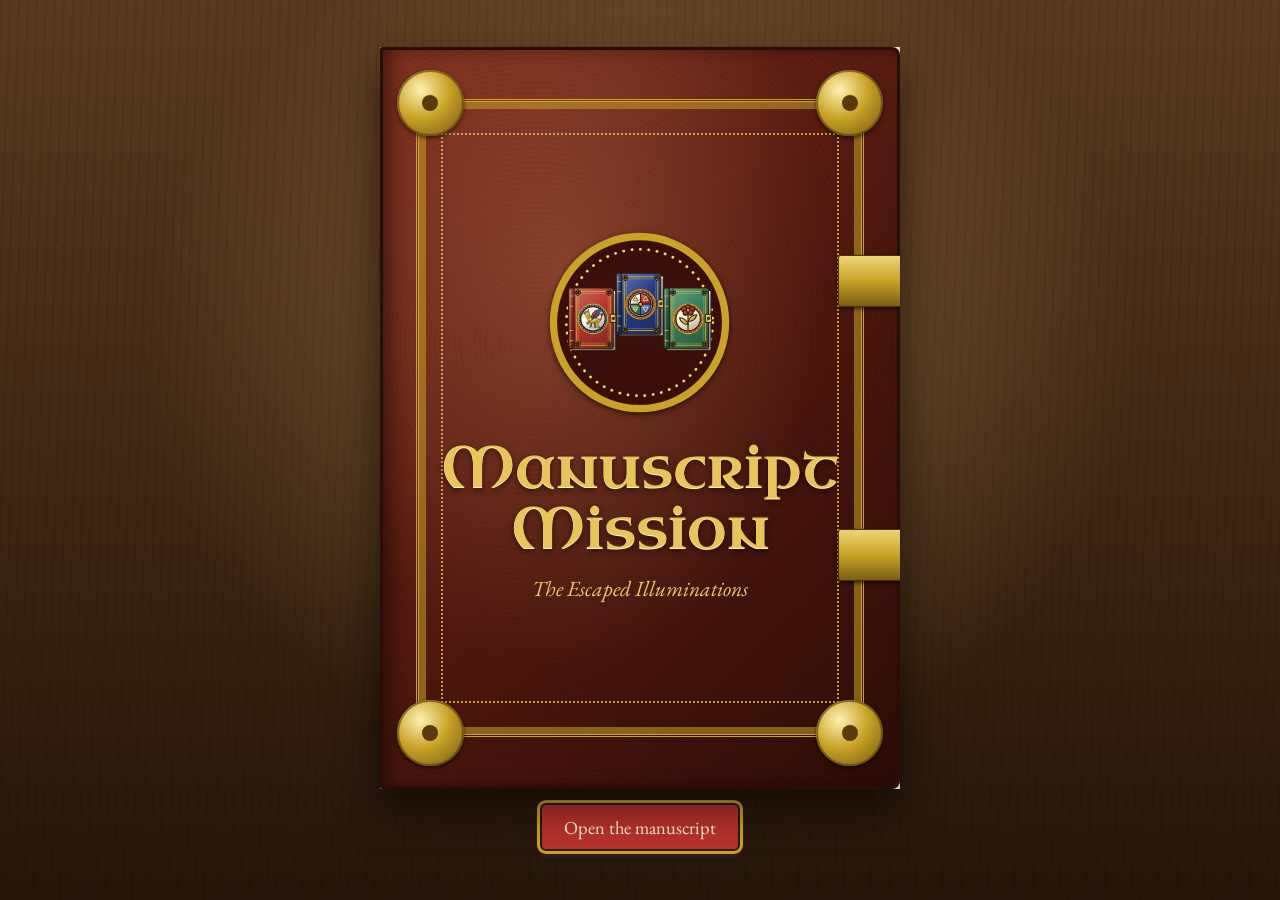
<file: index.html>
<!doctype html>
<html lang="en">
<head>
  <meta charset="utf-8">
  <meta name="viewport" content="width=device-width, initial-scale=1, viewport-fit=cover">
  <meta name="theme-color" content="#f1e4c3">
  <title>Manuscript Mission</title>
  <meta name="description" content="A witch's spell has scattered a medieval library. Find the escaped creatures, elements and plants and return them to their manuscripts.">
  <link rel="preconnect" href="https://fonts.googleapis.com">
  <link rel="preconnect" href="https://fonts.gstatic.com" crossorigin>
  <link href="https://fonts.googleapis.com/css2?family=EB+Garamond:ital,wght@0,400;0,500;1,400&family=Uncial+Antiqua&display=swap" rel="stylesheet">
  <link rel="stylesheet" href="css/style.css">
  <link rel="stylesheet" href="css/book.css">
</head>
<body>
  <main id="app">
    <!-- The manuscript: title, story, finale and collection -->
    <section class="screen book-screen active" id="screen-book" aria-label="The manuscript">
      <div class="book-stage" id="book-stage">
        <div class="codex" id="codex"></div>
      </div>
      <div class="book-actions">
        <button class="btn btn-quiet" id="book-prev" type="button" hidden>Back</button>
        <button class="btn" id="book-next" type="button">Open the manuscript</button>
      </div>
    </section>

    <!-- The game -->
    <section class="screen game-screen" id="screen-game">
      <header class="hud">
        <h2 class="room-name" id="room-name"></h2>
        <div class="timer" id="timer" aria-label="Time">0:00</div>
        <button class="icon-btn hint-btn" id="btn-hint" type="button" aria-label="Hint">
          <svg viewBox="0 0 40 40" aria-hidden="true"><path d="M30,4 C20,10 12,20 8,34 L10,35 C14,24 20,16 32,8 Z" fill="#fbf8ef" stroke="#2a1c10" stroke-width="2" stroke-linejoin="round"/><path d="M8,34 L5,38" stroke="#2a1c10" stroke-width="2.5" stroke-linecap="round"/><path d="M28,8 L14,28" stroke="#2a1c10" stroke-width="1"/></svg>
          <span class="cooldown" id="hint-cooldown"></span>
        </button>
        <button class="icon-btn" id="btn-mute" type="button" aria-label="Mute sound" aria-pressed="false">
          <svg viewBox="0 0 40 40" aria-hidden="true"><path d="M8,15 H14 L22,8 V32 L14,25 H8 Z" fill="#fbf8ef" stroke="#2a1c10" stroke-width="2" stroke-linejoin="round"/><path class="wave" d="M27,14 C30,17 30,23 27,26 M31,10 C36,16 36,24 31,30" fill="none" stroke="#2a1c10" stroke-width="2.2" stroke-linecap="round"/><path class="cross" d="M27,15 L35,25 M35,15 L27,25" stroke="#b8322a" stroke-width="2.6" stroke-linecap="round"/></svg>
        </button>
      </header>
      <div class="scene-wrap">
        <canvas id="bake" aria-hidden="true" hidden></canvas>
        <svg id="scene" aria-label="The library. Search for escaped illustrations."></svg>
        <canvas id="relief" aria-hidden="true"></canvas>
        <svg id="scene-front" aria-hidden="true"></svg>
        <div class="toast" id="toast" role="status" aria-live="polite"></div>
      </div>
      <nav class="bookbar" id="bookbar" aria-label="Manuscripts">
        <button class="book-btn" data-book="bestiary" type="button"><svg viewBox="0 0 100 130" aria-hidden="true"><use href="#book-bestiary"/></svg><span class="book-label">Bestiary</span><span class="count" data-count="bestiary">0/4</span></button>
        <button class="book-btn" data-book="alchemy" type="button"><svg viewBox="0 0 100 130" aria-hidden="true"><use href="#book-alchemy"/></svg><span class="book-label">Alchemy Codex</span><span class="count" data-count="alchemy">0/4</span></button>
        <button class="book-btn" data-book="herbarium" type="button"><svg viewBox="0 0 100 130" aria-hidden="true"><use href="#book-herbarium"/></svg><span class="book-label">Herbarium</span><span class="count" data-count="herbarium">0/4</span></button>
      </nav>
    </section>

    <!-- Room complete -->
    <section class="screen result-screen" id="screen-result">
      <div class="result-card">
        <h2 id="result-title"></h2>
        <div class="stars" id="result-stars"></div>
        <p class="result-time" id="result-time"></p>
        <p id="result-text"></p>
        <div class="actions" id="result-actions"></div>
      </div>
    </section>

  </main>

  <!-- Modal card: room introduction and lore -->
  <div class="modal" id="modal" hidden>
    <div class="modal-card" role="dialog" aria-modal="true" aria-labelledby="modal-title">
      <div class="modal-art" id="modal-art"></div>
      <span class="tag" id="modal-tag"></span>
      <h3 id="modal-title"></h3>
      <p id="modal-text"></p>
      <button class="btn" id="modal-btn" type="button">Continue</button>
    </div>
  </div>

  <!-- three.js (MIT licence) draws the illustrations as 3D models -->
  <script src="vendor/three/three.min.js"></script>
  <script src="vendor/three/SVGLoader.js"></script>
  <script src="vendor/three/BufferGeometryUtils.js"></script>
  <script type="module" src="js/main.js"></script>
</body>
</html>
</file>
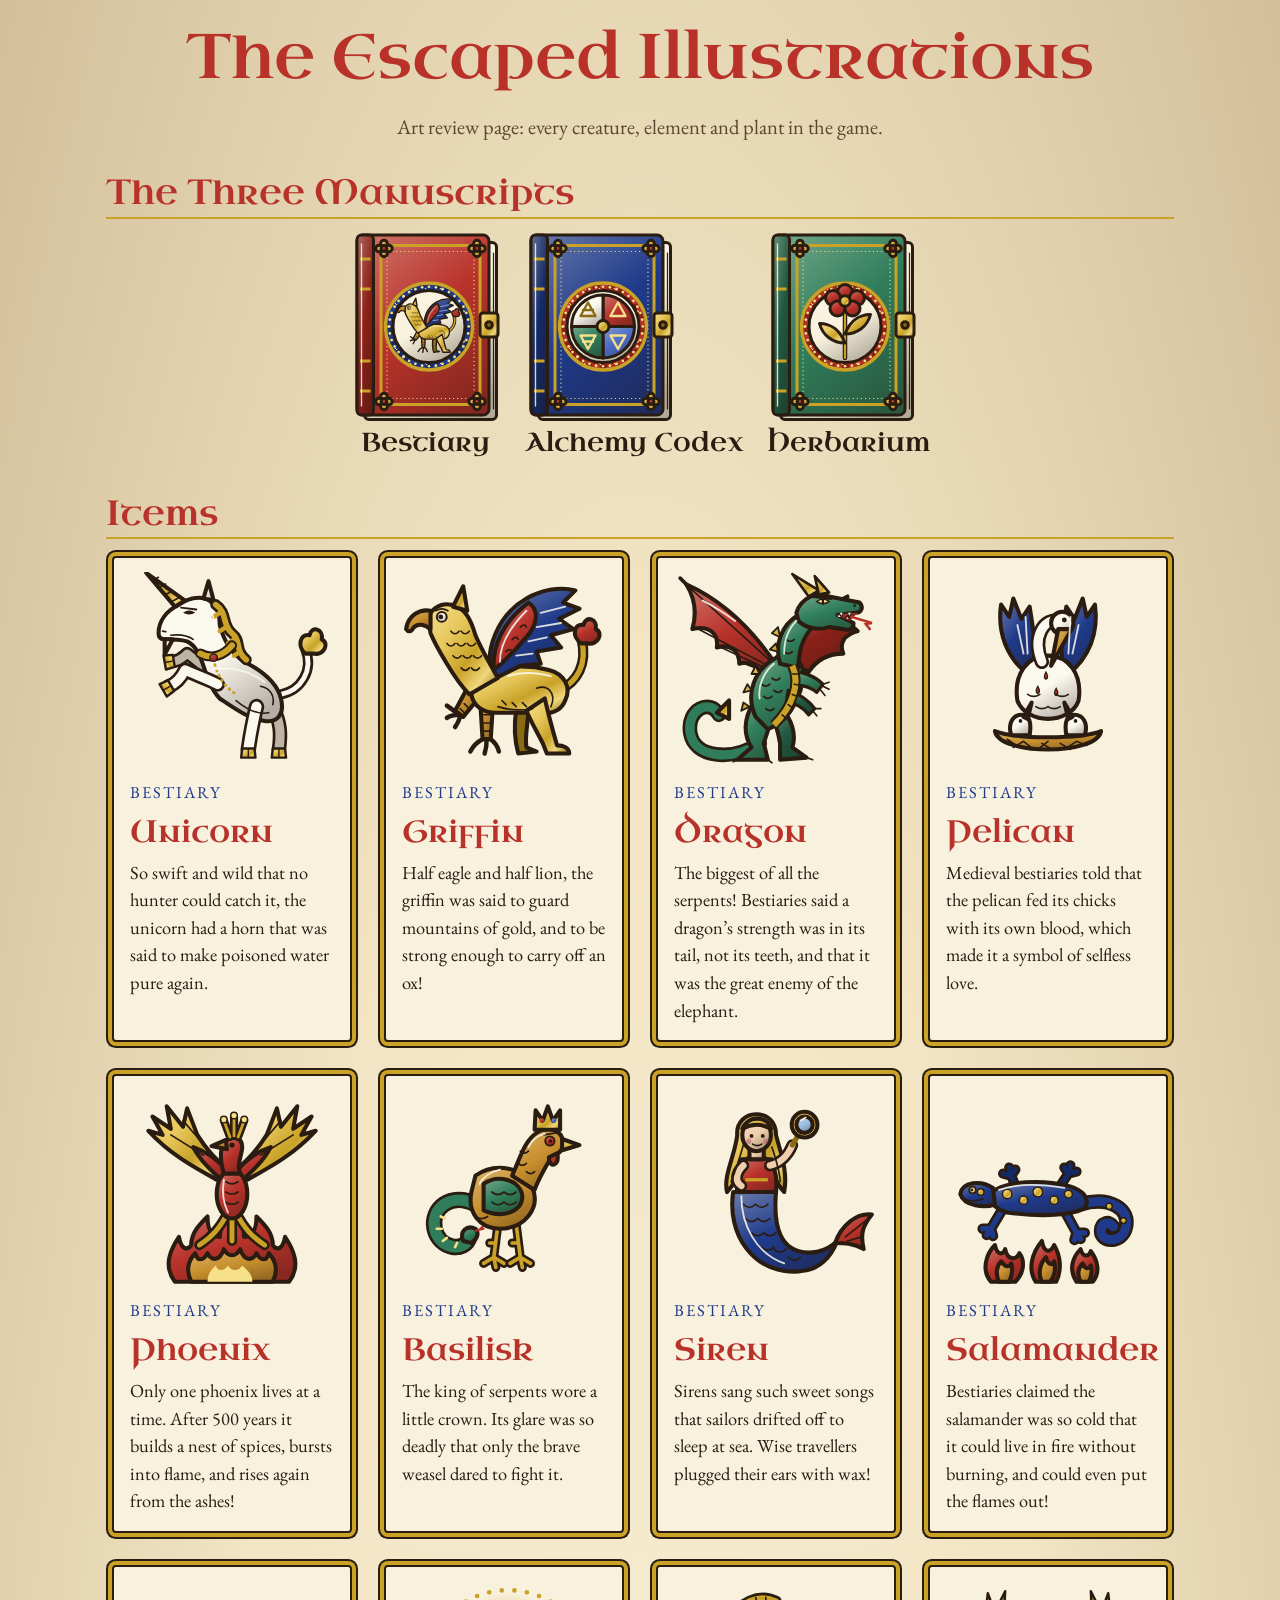
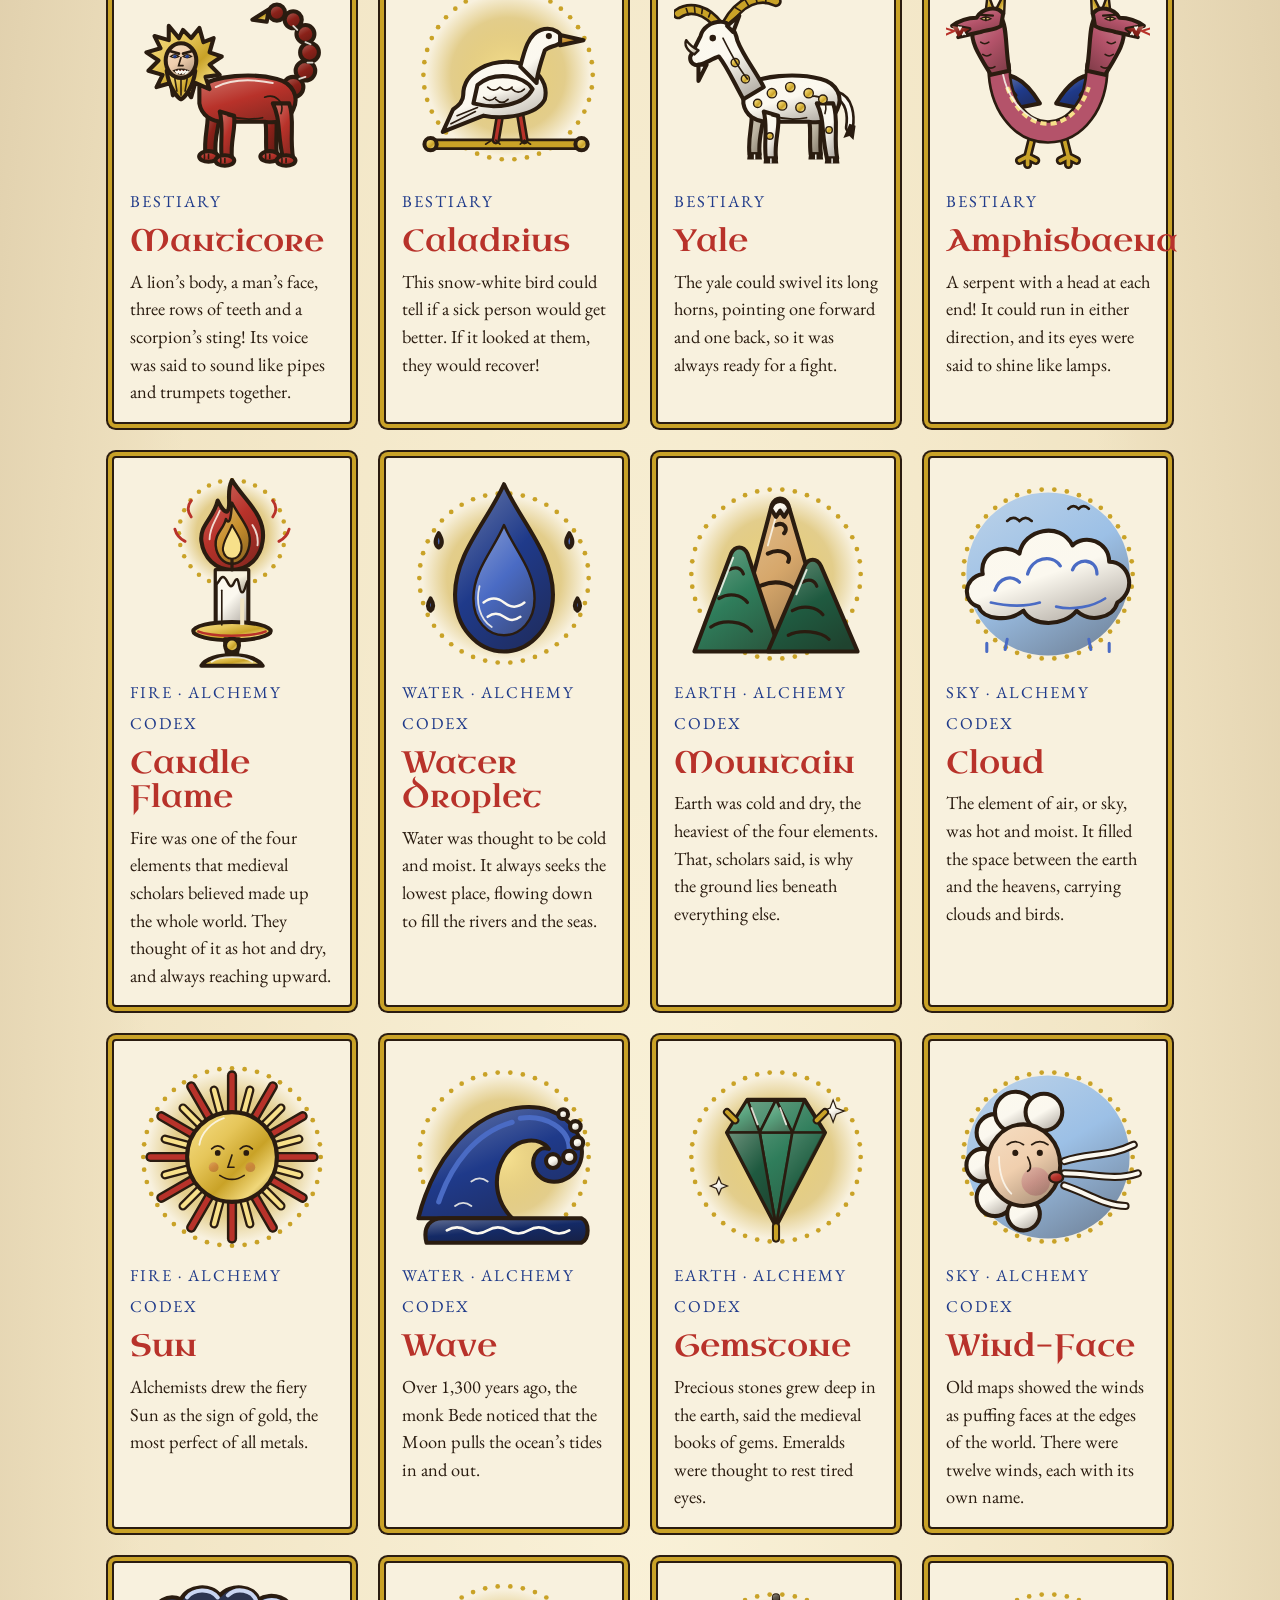
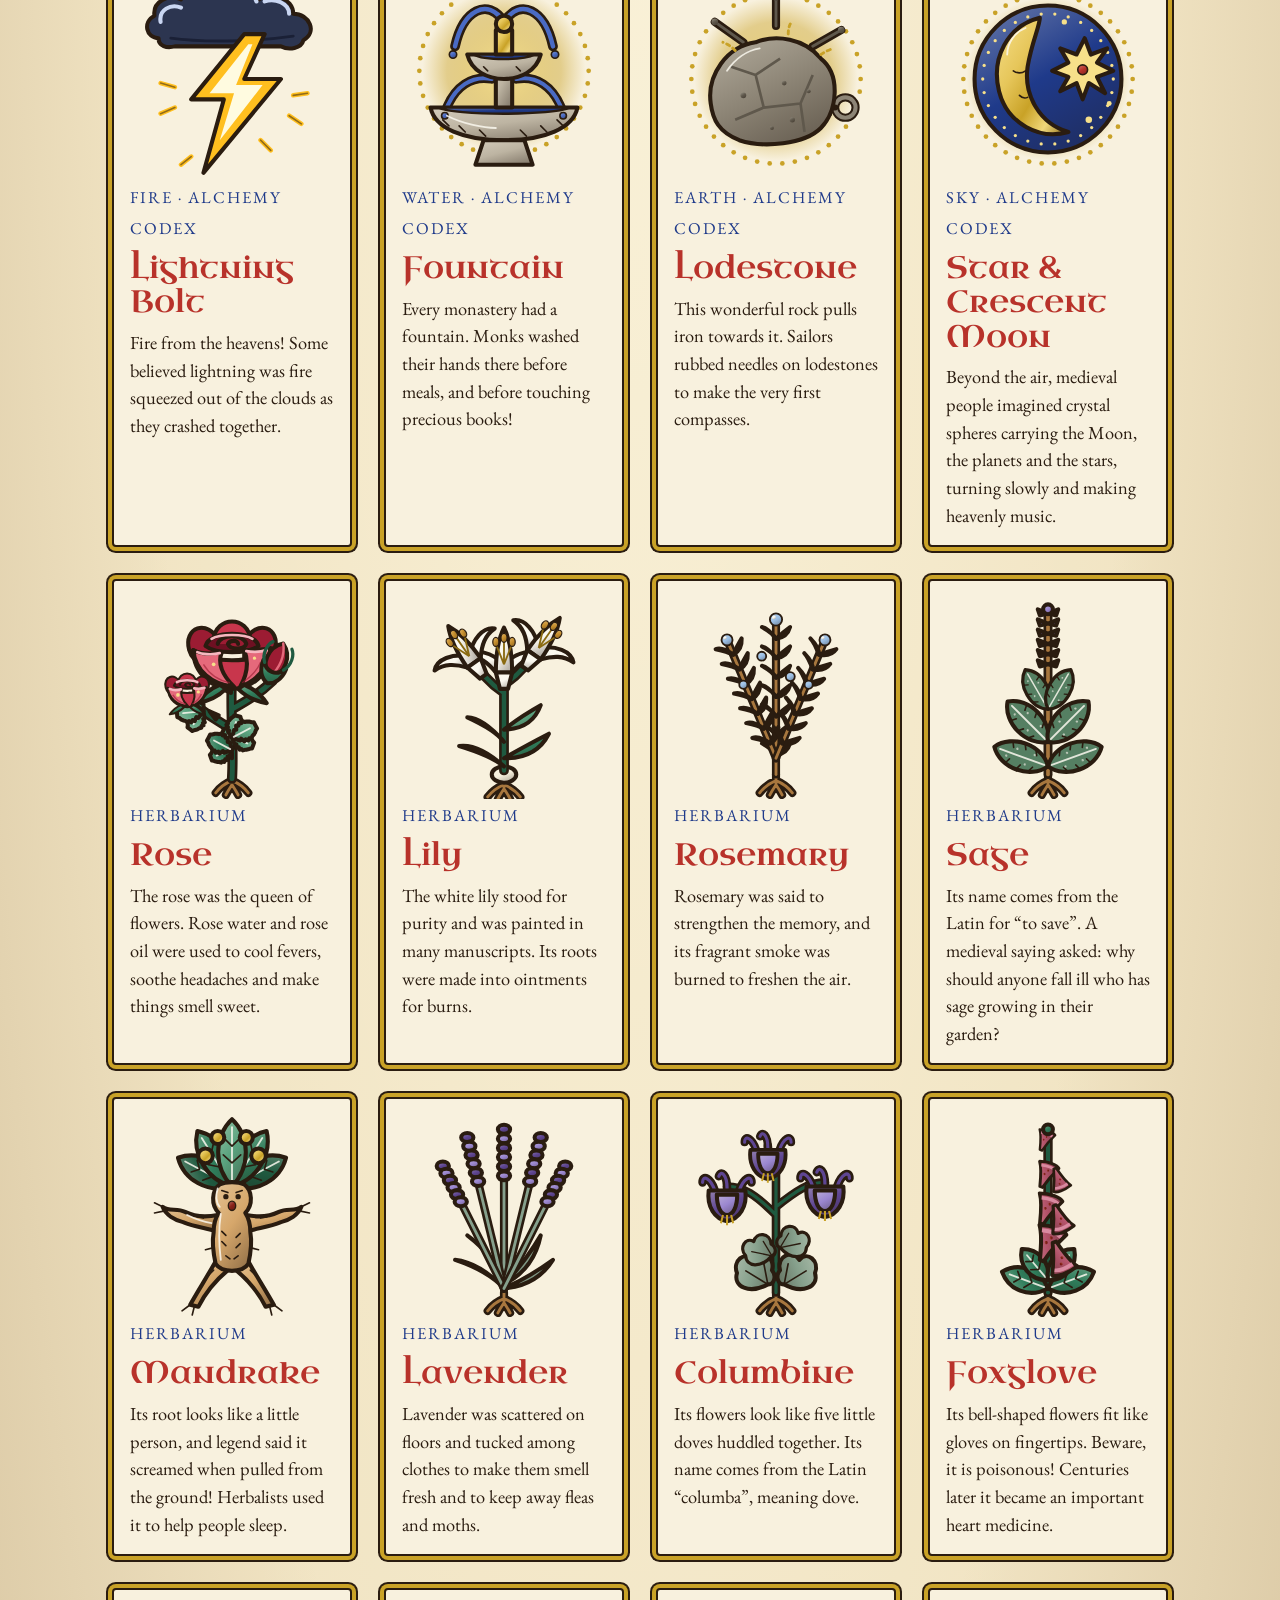
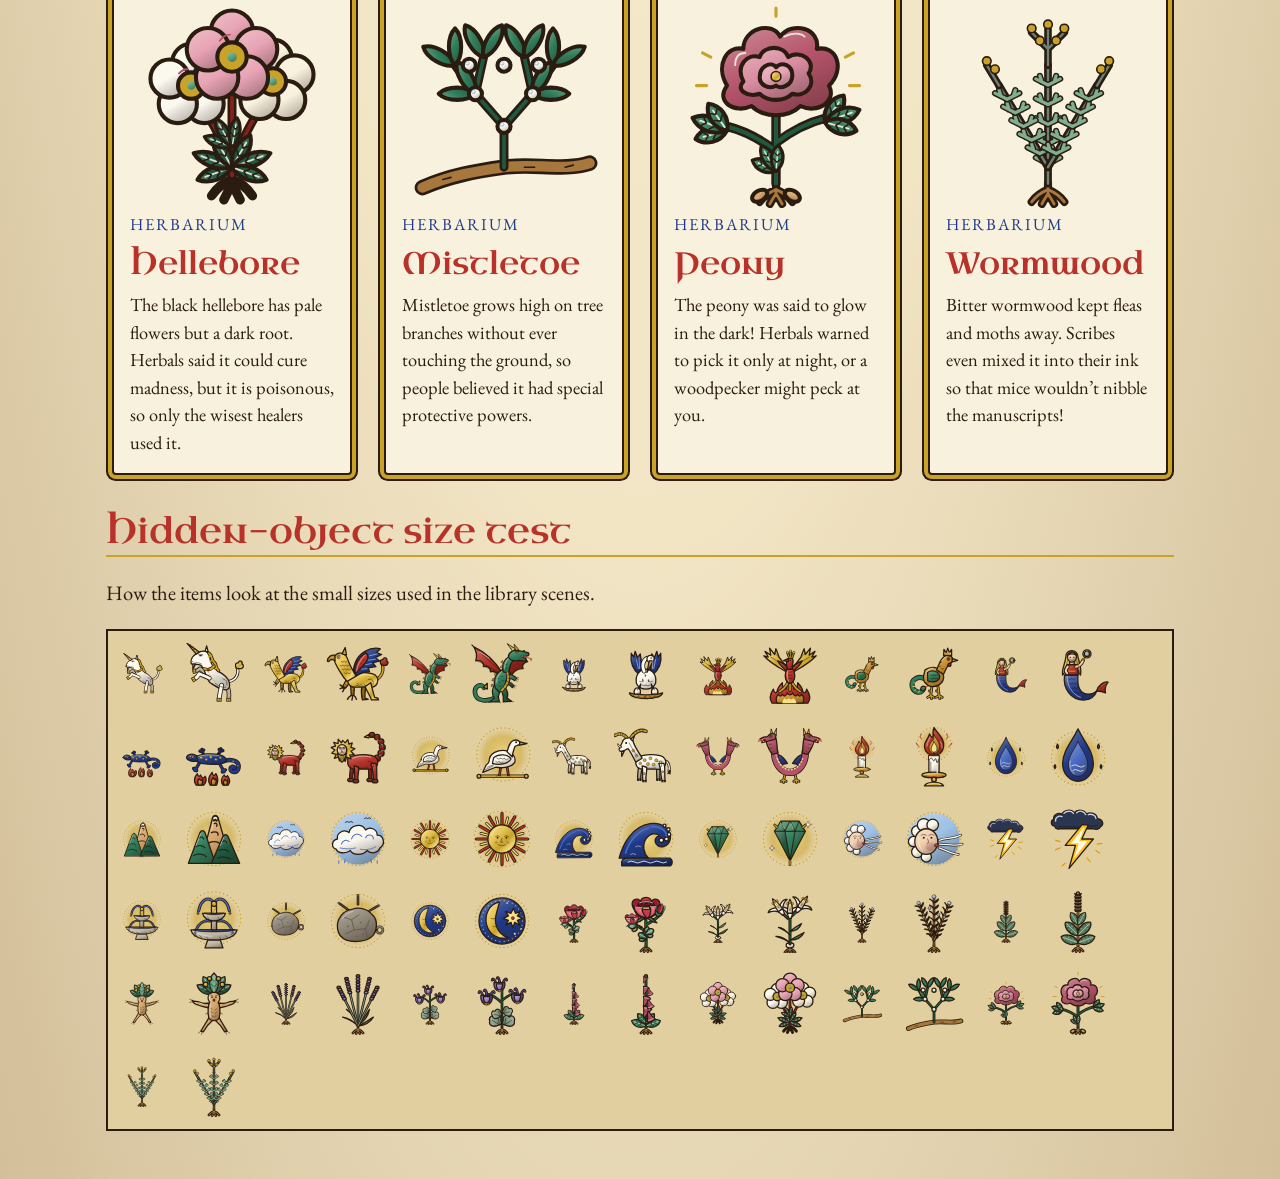
<file: gallery.html>
<!doctype html>
<html lang="en">
<head>
  <meta charset="utf-8">
  <meta name="viewport" content="width=device-width, initial-scale=1, viewport-fit=cover">
  <title>Manuscript Mission: Art Gallery</title>
  <link rel="preconnect" href="https://fonts.googleapis.com">
  <link rel="preconnect" href="https://fonts.gstatic.com" crossorigin>
  <link href="https://fonts.googleapis.com/css2?family=EB+Garamond:ital,wght@0,400;0,500;1,400&family=Uncial+Antiqua&display=swap" rel="stylesheet">
  <link rel="stylesheet" href="css/style.css">
</head>
<body>
  <main class="gallery">
    <header>
      <h1>The Escaped Illustrations</h1>
      <p>Art review page: every creature, element and plant in the game.</p>
    </header>

    <h2>The Three Manuscripts</h2>
    <div class="books" id="books"></div>

    <h2>Items</h2>
    <div class="cards" id="cards"></div>

    <h2>Hidden-object size test</h2>
    <p>How the items look at the small sizes used in the library scenes.</p>
    <div class="small-test" id="small"></div>
  </main>
  <script type="module" src="js/gallery.js"></script>
</body>
</html>
</file>
<file: css/style.css>
/* Manuscript Mission: parchment theme */
:root {
  --lapis: #1f3a8a;
  --vermilion: #b8322a;
  --verdigris: #2f7d5b;
  --ochre: #c8902e;
  --parchment: #f1e4c3;
  --parchment-dark: #e2cf9f;
  --vellum: #f8f1de;
  --ink: #2a1c10;
  --ink-soft: #5a4630;
  --gold: #c9a227;
  --gold-pale: #f7e08a;
  --font-title: 'Uncial Antiqua', Georgia, 'Times New Roman', serif;
  --font-body: 'EB Garamond', 'Iowan Old Style', Georgia, serif;
  --gutter: 16px;
}

* { box-sizing: border-box; }

html, body {
  margin: 0;
  min-height: 100%;
}

/* Base text size: every rem-based size in the game scales from this. */
html { font-size: 115%; }

body {
  background-color: var(--parchment);
  background-image:
    radial-gradient(ellipse at center, rgba(255, 250, 230, 0.6) 0%, rgba(241, 228, 195, 0) 60%),
    radial-gradient(ellipse at center, rgba(0, 0, 0, 0) 55%, rgba(120, 80, 30, 0.25) 100%);
  color: var(--ink);
  font-family: var(--font-body);
  font-size: 1.12rem;
  line-height: 1.5;
  -webkit-tap-highlight-color: transparent;
}

h1, h2, h3 {
  font-family: var(--font-title);
  font-weight: 400;
  color: var(--vermilion);
  margin: 0 0 0.3em;
  line-height: 1.1;
}

/* Illuminated drop initial */
.initial {
  float: left;
  font-family: var(--font-title);
  font-size: 3.2em;
  line-height: 0.9;
  color: var(--gold-pale);
  background: var(--lapis);
  border: 3px solid var(--gold);
  padding: 0.08em 0.14em 0.12em;
  margin: 0.08em 0.15em 0 0;
  box-shadow: inset 0 0 0 2px var(--vermilion);
}

.btn, button {
  touch-action: manipulation;
}
.btn {
  font-family: var(--font-body);
  font-size: 1.15rem;
  color: var(--vellum);
  background: var(--vermilion);
  border: 2px solid var(--ink);
  border-radius: 6px;
  box-shadow: 0 0 0 3px var(--gold), 0 4px 0 3px var(--ink);
  padding: 0.55em 1.6em;
  min-height: 48px;
  cursor: pointer;
}
.btn:active { transform: translateY(2px); box-shadow: 0 0 0 3px var(--gold), 0 2px 0 3px var(--ink); }
.btn:focus-visible { outline: 3px dashed var(--lapis); outline-offset: 6px; }

/* ---------- Gallery (art review page) ---------- */
.gallery {
  max-width: 1100px;
  margin: 0 auto;
  padding: 24px var(--gutter) 48px;
}
.gallery header { text-align: center; margin-bottom: 24px; }
.gallery header h1 { font-size: clamp(2.2rem, 7vw, 3.4rem); }
.gallery header p { color: var(--ink-soft); margin: 0; }
.gallery h2 { font-size: 1.9rem; margin-top: 32px; border-bottom: 2px solid var(--gold); padding-bottom: 4px; }

.cards {
  display: grid;
  grid-template-columns: repeat(auto-fill, minmax(240px, 1fr));
  gap: 20px;
}
.card {
  background: var(--vellum);
  border: 2px solid var(--ink);
  border-radius: 4px;
  box-shadow: 0 0 0 4px var(--gold), 0 0 0 6px var(--ink);
  padding: 14px 16px 16px;
  margin: 6px;
}
.card svg { width: 100%; height: auto; aspect-ratio: 1; display: block; }
.card h3 { font-size: 1.7rem; margin-top: 8px; }
.card .tag { font-size: 0.9rem; text-transform: uppercase; letter-spacing: 0.12em; color: var(--lapis); }
.card p { margin: 6px 0 0; font-size: 1rem; }

.books {
  display: flex;
  flex-wrap: wrap;
  gap: 24px;
  justify-content: center;
}
.books figure { margin: 0; text-align: center; }
.books svg { width: 150px; height: auto; aspect-ratio: 100 / 130; display: block; }
.books figcaption { font-family: var(--font-title); font-size: 1.4rem; color: var(--ink); }

.small-test {
  background: var(--parchment-dark);
  border: 2px solid var(--ink);
  padding: 12px;
  display: flex;
  flex-wrap: wrap;
  gap: 18px;
  align-items: center;
}
.small-test svg { width: 44px; height: 44px; }
.small-test svg.s64 { width: 64px; height: 64px; }

/* ---------- Title screen ---------- */
.title-screen {
  min-height: 100vh;
  min-height: 100dvh;
  flex-direction: column;
  align-items: center;
  justify-content: center;
  text-align: center;
  padding: calc(24px + env(safe-area-inset-top)) var(--gutter) calc(24px + env(safe-area-inset-bottom));
  gap: 20px;
}
.title-screen h1 { font-size: clamp(1.9rem, 10.5vw, 5rem); text-wrap: balance; }
.title-screen .books { gap: 16px; flex-wrap: nowrap; }
.title-screen .books svg { width: min(84px, 24vw); }
.title-screen p { max-width: 32em; margin: 0; text-align: left; }

/* ---------- Screens ---------- */
.screen { display: none; }
.screen.active { display: flex; }
.sr-only {
  position: absolute; width: 1px; height: 1px; overflow: hidden;
  clip: rect(0 0 0 0); white-space: nowrap;
}
.btn-quiet {
  background: var(--vellum);
  color: var(--ink);
}
.actions {
  display: flex;
  flex-wrap: wrap;
  gap: 16px;
  justify-content: center;
  margin-top: 8px;
}

/* ---------- Story ---------- */
.story-screen {
  min-height: 100vh;
  min-height: 100dvh;
  flex-direction: column;
  align-items: center;
  justify-content: center;
  gap: 18px;
  padding: calc(20px + env(safe-area-inset-top)) var(--gutter) calc(24px + env(safe-area-inset-bottom));
}
.panel {
  margin: 0;
  width: min(100%, 640px);
  box-shadow: 0 6px 20px rgba(60, 35, 10, 0.35);
}
.panel svg { display: block; width: 100%; height: auto; }
.story-text {
  max-width: 34em;
  margin: 0;
  font-size: 1.2rem;
  text-align: center;
}

/* ---------- Game ---------- */
.game-screen {
  touch-action: none;
  position: fixed;
  inset: 0;
  flex-direction: column;
  height: 100vh;
  height: 100dvh;
  overflow: hidden;
  overscroll-behavior: none;
}
.hud {
  display: flex;
  align-items: center;
  gap: 8px;
  padding: calc(6px + env(safe-area-inset-top)) max(var(--gutter), env(safe-area-inset-right)) 6px max(var(--gutter), env(safe-area-inset-left));
  background: var(--vellum);
  border-bottom: 3px solid var(--gold);
  box-shadow: 0 2px 0 var(--ink);
  z-index: 2;
}
.room-name {
  flex: 1;
  min-width: 0;
  font-size: clamp(0.9rem, 4.4vw, 1.6rem);
  line-height: 1.05;
  margin: 0;
  /* Long names wrap onto a second line rather than being cut off. */
  display: -webkit-box;
  -webkit-box-orient: vertical;
  -webkit-line-clamp: 2;
  line-clamp: 2;
  overflow: hidden;
}
.timer {
  font-variant-numeric: tabular-nums;
  font-size: 1.1rem;
  font-weight: 500;
  min-width: 2.4em;
  text-align: right;
}
.icon-btn {
  position: relative;
  width: 44px;
  height: 44px;
  flex: none;
  border-radius: 50%;
  border: 2px solid var(--ink);
  background: var(--lapis);
  box-shadow: 0 0 0 2px var(--gold);
  padding: 6px;
  cursor: pointer;
}
.icon-btn svg { width: 100%; height: 100%; display: block; }
.icon-btn:focus-visible { outline: 3px dashed var(--vermilion); outline-offset: 4px; }
#btn-mute .cross { display: none; }
#btn-mute.muted .cross { display: inline; }
#btn-mute.muted .wave { display: none; }
.hint-btn { background: var(--vermilion); }
.hint-btn.cooling { background: #8a7a60; }
.hint-btn.cooling::before {
  content: '';
  position: absolute;
  inset: -6px;
  border-radius: 50%;
  background: conic-gradient(var(--gold) var(--cool, 0deg), transparent 0);
  -webkit-mask: radial-gradient(circle, transparent 60%, #000 61%);
  mask: radial-gradient(circle, transparent 60%, #000 61%);
}
.hint-btn .cooldown {
  position: absolute;
  inset: 0;
  display: grid;
  place-items: center;
  color: var(--vellum);
  font-weight: 500;
  font-size: 0.95rem;
  text-shadow: 0 0 3px var(--ink), 0 0 3px var(--ink);
  pointer-events: none;
}

.scene-wrap {
  position: relative;
  overflow: hidden;
  flex: 1;
  min-height: 0;
  background: #3d2513;
}
#scene {
  position: absolute;
  inset: 0;
  width: 100%;
  height: 100%;
  touch-action: none;
  user-select: none;
  -webkit-user-select: none;
  cursor: grab;
}
#scene:active { cursor: grabbing; }
#bake {
  position: absolute;
  left: 0;
  top: 0;
  width: 1600px;
  height: 1000px;
  transform-origin: 0 0;
  pointer-events: none;
}
#bake[hidden] { display: none; }
#relief, #scene-front {
  position: absolute;
  inset: 0;
  width: 100%;
  height: 100%;
  pointer-events: none;
}
#relief[hidden] { display: none; }

.hid-item .lift {
  transform-box: fill-box;
  transform-origin: center;
  transition: transform 0.18s ease-out;
}
.hid-item.selected .lift { transform: scale(1.18); }
.hid-item.found { display: none; }
.hid-item.wobble .lift { animation: wobble 0.5s ease-in-out; }
@keyframes wobble {
  0%, 100% { transform: rotate(0); }
  20% { transform: rotate(-12deg) scale(1.08); }
  45% { transform: rotate(9deg); }
  70% { transform: rotate(-5deg); }
}
.hint-ring {
  fill: none;
  stroke: #ffe680;
  stroke-width: 7;
  filter: drop-shadow(0 0 6px #ffd23a);
  transform-box: fill-box;
  transform-origin: center;
  animation: ring 1.1s ease-out infinite;
}
.hint-ring.two { animation-delay: 0.55s; }
@keyframes ring {
  from { transform: scale(1.5); opacity: 0; }
  40% { opacity: 1; }
  to { transform: scale(0.9); opacity: 0; }
}

.toast {
  position: absolute;
  left: 50%;
  top: 10px;
  transform: translate(-50%, -20px);
  width: max-content;
  max-width: calc(100% - 2 * var(--gutter));
  background: var(--vellum);
  border: 2px solid var(--ink);
  box-shadow: 0 0 0 3px var(--gold), 0 4px 12px rgba(0, 0, 0, 0.4);
  border-radius: 6px;
  padding: 8px 14px;
  font-size: 1.05rem;
  text-align: center;
  opacity: 0;
  pointer-events: none;
  transition: opacity 0.2s, transform 0.2s;
}
.toast.bottom { top: auto; bottom: 10px; transform: translate(-50%, 20px); }
.toast.show { opacity: 1; transform: translate(-50%, 0); }

.bookbar {
  display: flex;
  justify-content: space-around;
  gap: 8px;
  padding: 8px max(var(--gutter), env(safe-area-inset-right)) calc(8px + env(safe-area-inset-bottom)) max(var(--gutter), env(safe-area-inset-left));
  background: var(--vellum);
  border-top: 3px solid var(--gold);
  box-shadow: 0 -2px 0 var(--ink);
  z-index: 2;
}
.book-btn {
  flex: 1;
  max-width: 160px;
  display: grid;
  grid-template-columns: auto 1fr;
  grid-template-rows: auto auto;
  align-items: center;
  column-gap: 8px;
  border: 0;
  background: none;
  padding: 4px;
  border-radius: 8px;
  font-family: var(--font-body);
  color: var(--ink);
  cursor: pointer;
  min-height: 64px;
}
.book-btn svg { grid-row: span 2; width: 44px; height: auto; aspect-ratio: 100 / 130; }
.book-label { font-family: var(--font-title); font-size: 0.95rem; line-height: 1.1; text-align: left; }
.count { font-size: 1.15rem; font-weight: 500; text-align: left; font-variant-numeric: tabular-nums; }
.book-btn:focus-visible { outline: 3px dashed var(--lapis); }
.bookbar.awaiting .book-btn svg { animation: beckon 1.2s ease-in-out infinite; }
@keyframes beckon {
  0%, 100% { transform: translateY(0); filter: drop-shadow(0 0 0 transparent); }
  50% { transform: translateY(-4px); filter: drop-shadow(0 0 6px #ffd23a); }
}
.book-btn.shake { animation: shake 0.45s; }
@keyframes shake {
  20% { transform: translateX(-7px) rotate(-3deg); }
  40% { transform: translateX(6px) rotate(2deg); }
  60% { transform: translateX(-4px); }
  80% { transform: translateX(2px); }
}
.book-btn.bump svg { animation: bump 0.4s ease-out; }
@keyframes bump { 40% { transform: scale(1.18); } }
.book-btn.full svg { filter: drop-shadow(0 0 7px #ffd23a); }
.book-btn.full .count::after { content: ' \2713'; color: var(--verdigris); }

.flyer {
  position: fixed;
  z-index: 50;
  pointer-events: none;
  filter: drop-shadow(0 0 8px #ffd23a);
}
.flyer svg { width: 100%; height: 100%; display: block; }

/* Small phones: hide book names, keep the counters. */
@media (max-width: 420px) {
  .book-btn { grid-template-columns: auto auto; justify-content: center; }
  .book-label { display: none; }
  .book-btn svg { width: 40px; }
}
/* Landscape phones: books move to the side. */
@media (orientation: landscape) and (max-height: 520px) {
  .game-screen.active {
    display: grid;
    grid-template-columns: 1fr auto;
    grid-template-rows: auto 1fr;
  }
  .hud { grid-column: 1 / -1; padding-top: calc(4px + env(safe-area-inset-top)); padding-bottom: 4px; }
  .scene-wrap { grid-column: 1; grid-row: 2; }
  .bookbar {
    grid-column: 2;
    grid-row: 2;
    flex-direction: column;
    justify-content: space-evenly;
    width: calc(104px + env(safe-area-inset-right));
    border-top: 0;
    border-left: 3px solid var(--gold);
    box-shadow: -2px 0 0 var(--ink);
    padding: 6px max(8px, env(safe-area-inset-right)) calc(6px + env(safe-area-inset-bottom)) 8px;
  }
  .book-btn { flex: none; grid-template-columns: auto auto; min-height: 0; }
  .book-label { display: none; }
  .book-btn svg { width: 36px; }
}

/* ---------- Modal (room intro + lore) ---------- */
.modal {
  position: fixed;
  inset: 0;
  z-index: 40;
  display: grid;
  place-items: center;
  padding: var(--gutter);
  background: rgba(30, 18, 8, 0.55);
  opacity: 0;
  transition: opacity 0.2s;
}
.modal[hidden] { display: none; }
.modal.open { opacity: 1; }
.modal-card {
  width: min(100%, 420px);
  max-height: calc(100dvh - 2 * var(--gutter));
  overflow-y: auto;
  background: var(--vellum);
  border: 2px solid var(--ink);
  border-radius: 4px;
  box-shadow: 0 0 0 5px var(--gold), 0 0 0 7px var(--ink), 0 12px 30px rgba(0, 0, 0, 0.5);
  padding: 18px 20px 20px;
  text-align: center;
  transform: scale(0.94);
  transition: transform 0.2s;
}
.modal.open .modal-card { transform: none; }
.modal-art svg { width: min(56vw, 200px); height: auto; aspect-ratio: 1; display: block; margin: 0 auto; }
.modal-card .tag { font-size: 0.9rem; text-transform: uppercase; letter-spacing: 0.12em; color: var(--lapis); }
.modal-card h3 { font-size: 1.9rem; margin: 4px 0 6px; }
.modal-card p { margin: 0 0 16px; font-size: 1.08rem; }
.room-number {
  display: inline-grid;
  place-items: center;
  width: 84px;
  height: 84px;
  font-family: var(--font-title);
  font-size: 2.6rem;
  color: var(--gold-pale);
  background: var(--lapis);
  border: 4px solid var(--gold);
  box-shadow: inset 0 0 0 3px var(--vermilion);
  margin-bottom: 8px;
}

/* ---------- Result ---------- */
.result-screen {
  min-height: 100vh;
  min-height: 100dvh;
  align-items: center;
  justify-content: center;
  padding: calc(24px + env(safe-area-inset-top)) var(--gutter) calc(24px + env(safe-area-inset-bottom));
}
.result-card {
  width: min(100%, 520px);
  background: var(--vellum);
  border: 2px solid var(--ink);
  box-shadow: 0 0 0 5px var(--gold), 0 0 0 7px var(--ink);
  padding: 22px 20px;
  text-align: center;
}
.result-card h2 { font-size: clamp(1.7rem, 7vw, 2.4rem); }
.stars { display: flex; justify-content: center; gap: 10px; margin: 6px 0 4px; }
.star { width: 56px; height: 56px; }
.star path { stroke: var(--ink); stroke-width: 2; stroke-linejoin: round; }
.star.on path { fill: var(--gold); }
.star.off path { fill: var(--parchment-dark); }
.star.on { animation: pop 0.5s ease-out backwards; }
.star.on:nth-of-type(2) { animation-delay: 0.15s; }
.star.on:nth-of-type(3) { animation-delay: 0.3s; }
@keyframes pop { from { transform: scale(0); } 70% { transform: scale(1.25); } }
.result-time { color: var(--ink-soft); margin: 0 0 10px; }

/* ---------- Collection ---------- */
.collection-screen {
  flex-direction: column;
  max-width: 980px;
  margin: 0 auto;
  padding: calc(20px + env(safe-area-inset-top)) var(--gutter) calc(28px + env(safe-area-inset-bottom));
}
.collection-head { text-align: center; }
.collection-head h2 { font-size: clamp(1.7rem, 7vw, 2.6rem); }
.collection-head p { margin: 0; color: var(--ink-soft); }
#collection h3 { font-size: 1.6rem; border-bottom: 2px solid var(--gold); margin-top: 22px; }
.collection-grid {
  display: grid;
  grid-template-columns: repeat(auto-fill, minmax(96px, 1fr));
  gap: 12px;
}
.col-item {
  display: flex;
  flex-direction: column;
  align-items: center;
  gap: 2px;
  background: var(--vellum);
  border: 2px solid var(--ink);
  box-shadow: 0 0 0 3px var(--gold);
  border-radius: 3px;
  padding: 8px 4px;
  margin: 3px;
  font-family: var(--font-body);
  font-size: 0.95rem;
  color: var(--ink);
  cursor: pointer;
}
.col-item svg { width: 100%; max-width: 90px; aspect-ratio: 1; height: auto; }
.col-item.missing { cursor: default; box-shadow: 0 0 0 3px var(--parchment-dark); }
.col-item.missing svg { filter: brightness(0); opacity: 0.18; }

@media (prefers-reduced-motion: reduce) {
  *, *::before, *::after { animation-duration: 0.01ms !important; transition-duration: 0.01ms !important; }
}
</file>
<file: css/book.css>
/* The manuscript: a leather-bound codex on a scribe's desk. */

.book-screen {
  min-height: 100vh;
  min-height: 100dvh;
  flex-direction: column;
  align-items: center;
  justify-content: center;
  gap: 14px;
  padding: calc(12px + env(safe-area-inset-top)) max(16px, env(safe-area-inset-right)) calc(14px + env(safe-area-inset-bottom)) max(16px, env(safe-area-inset-left));
  /* walnut desk, lit by a candle */
  background:
    radial-gradient(ellipse at 50% 38%, rgba(255, 200, 120, 0.28), rgba(255, 200, 120, 0) 55%),
    repeating-linear-gradient(92deg, rgba(0, 0, 0, 0.08) 0 2px, rgba(0, 0, 0, 0) 2px 9px),
    linear-gradient(180deg, #5a3a1f, #3b2412 60%, #24150a);
  overflow: hidden;
}

.book-stage {
  /* sideways swipes turn pages; vertical scrolling stays with the browser */
  touch-action: pan-y;
  perspective: 2400px;
  perspective-origin: 50% 40%;
  display: grid;
  place-items: center;
}
.codex.single { overflow: visible; }
.book-stage.single { overflow: hidden; padding: 4px; }

.codex {
  position: relative;
  width: calc(var(--pw) * 2);
  height: var(--ph);
  transform-style: preserve-3d;
  transition: transform 0.9s cubic-bezier(0.3, 0.1, 0.2, 1);
  filter: drop-shadow(0 18px 22px rgba(0, 0, 0, 0.55));
}
.codex.single { width: var(--pw); }
/* Closed, the cover sits in the middle; open, the spread is centred. */
.codex.spread:not(.opened) { transform: translateX(calc(var(--pw) * -0.5)); }

.leaf {
  position: absolute;
  top: 0;
  left: 50%;
  width: var(--pw);
  height: var(--ph);
  transform-origin: left center;
  transform-style: preserve-3d;
  transition: transform 0.9s cubic-bezier(0.3, 0.1, 0.2, 1);
  cursor: pointer;
}
.codex.single .leaf { left: 0; }
.leaf.turned { transform: rotateY(-180deg); }
.leaf.instant { transition: none; }
.face {
  position: absolute;
  inset: 0;
  backface-visibility: hidden;
  -webkit-backface-visibility: hidden;
  overflow: hidden;
}
.face.back { transform: rotateY(180deg); }
/* The page darkens as it lifts and turns. */
.leaf.turning .face::after {
  content: '';
  position: absolute;
  inset: 0;
  pointer-events: none;
  background: linear-gradient(to left, rgba(40, 25, 10, 0.35), rgba(40, 25, 10, 0) 55%);
  animation: page-shade 0.9s ease-in-out;
  opacity: 0;
}
@keyframes page-shade { 50% { opacity: 1; } }

/* ---------- vellum pages ---------- */
.page {
  position: absolute;
  inset: 0;
  display: flex;
  flex-direction: column;
  gap: 0.6em;
  padding: 9% 10% 11%;
  font-size: calc(var(--pw) / 21);
  line-height: 1.5;
  color: var(--ink);
  background:
    radial-gradient(ellipse at 30% 20%, rgba(255, 255, 255, 0.45), rgba(255, 255, 255, 0) 60%),
    radial-gradient(ellipse at 80% 90%, rgba(150, 110, 60, 0.18), rgba(150, 110, 60, 0) 55%),
    #f3e7c9;
}
/* ruled margins in faded red ink */
.page::before {
  content: '';
  position: absolute;
  inset: 6% 7% 7%;
  border: 1px solid rgba(184, 50, 42, 0.32);
  outline: 1px solid rgba(184, 50, 42, 0.18);
  outline-offset: 3px;
  pointer-events: none;
}
.page.recto { box-shadow: inset 18px 0 22px -14px rgba(80, 50, 20, 0.55); }
.page.verso { box-shadow: inset -18px 0 22px -14px rgba(80, 50, 20, 0.55); }
.codex.single .page { box-shadow: inset 12px 0 18px -12px rgba(80, 50, 20, 0.45); }

/* a painted border strip in the outer margin */
.vine {
  position: absolute;
  top: 9%;
  bottom: 11%;
  width: 2.2%;
  background: repeating-linear-gradient(180deg, #1f3a8a 0 6%, #c9a227 6% 8%, #b8322a 8% 14%, #c9a227 14% 16%);
  border-radius: 3px;
  box-shadow: 0 0 0 1px #2a1c10;
}
.recto .vine { right: 3.2%; }
.verso .vine { left: 3.2%; }

.rubric {
  font-family: var(--font-title);
  color: var(--vermilion);
  font-size: 1.45em;
  line-height: 1.15;
  text-align: center;
  margin: 0;
  text-wrap: balance;
}
.rubric .part { font-family: var(--font-body); font-size: 0.55em; color: var(--ink-soft); font-style: italic; }
.incipit {
  margin: 0;
  text-align: justify;
  hyphens: auto;
}
.incipit .initial { font-size: 2.9em; }
.illumination { margin: 0; }
.illumination svg { width: 100%; height: auto; display: block; box-shadow: 0 3px 8px rgba(60, 35, 10, 0.35); }
.art-page { justify-content: center; }
.text-page { justify-content: center; }
.folio {
  position: absolute;
  bottom: 3.2%;
  right: 10%;
  font-size: 0.72em;
  font-style: italic;
  color: var(--ink-soft);
}
.folio.verso { right: auto; left: 10%; }

/* marbled endpapers inside the boards */
.endpaper {
  background:
    radial-gradient(circle at 20% 30%, rgba(31, 58, 138, 0.55) 0 8%, rgba(0, 0, 0, 0) 9%),
    radial-gradient(circle at 70% 60%, rgba(184, 50, 42, 0.45) 0 10%, rgba(0, 0, 0, 0) 11%),
    radial-gradient(circle at 45% 85%, rgba(201, 162, 39, 0.5) 0 7%, rgba(0, 0, 0, 0) 8%),
    radial-gradient(circle at 85% 15%, rgba(47, 125, 91, 0.45) 0 9%, rgba(0, 0, 0, 0) 10%),
    repeating-radial-gradient(circle at 50% 50%, #e9dcbc 0 6px, #d9c7a0 6px 9px);
}
.endpaper::before { display: none; }

/* ---------- the leather cover ---------- */
.cover .face.front {
  border-radius: 2px 8px 8px 2px;
  background:
    radial-gradient(ellipse at 35% 30%, rgba(255, 170, 120, 0.25), rgba(0, 0, 0, 0) 55%),
    repeating-radial-gradient(circle at 30% 40%, rgba(0, 0, 0, 0.06) 0 2px, rgba(0, 0, 0, 0) 2px 5px),
    linear-gradient(135deg, #7a2a1a, #4e170e 55%, #2e0c07);
  box-shadow: inset 0 0 0 3px #2a0d08, inset 10px 0 18px rgba(0, 0, 0, 0.45);
  color: #e9c45a;
}
.cover-face { position: absolute; inset: 0; }
.cover-tooling {
  position: absolute;
  inset: 7%;
  border: 3px double #c9a227;
  box-shadow: inset 0 0 0 6px rgba(0, 0, 0, 0), inset 0 0 0 7px rgba(201, 162, 39, 0.55);
  display: grid;
  place-items: center;
}
.cover-tooling::before {
  content: '';
  position: absolute;
  inset: 5%;
  border: 2px dotted rgba(233, 196, 90, 0.75);
}
.boss {
  position: absolute;
  width: 15%;
  aspect-ratio: 1;
  border-radius: 50%;
  background: radial-gradient(circle at 35% 30%, #fff1b0, #c9a227 45%, #6e520f);
  box-shadow: 0 2px 4px rgba(0, 0, 0, 0.6), inset 0 0 0 2px rgba(80, 60, 10, 0.6);
}
.boss::after { content: ''; position: absolute; inset: 38%; border-radius: 50%; background: #5a3a0a; }
.boss.tl { top: -5%; left: -5%; } .boss.tr { top: -5%; right: -5%; }
.boss.bl { bottom: -5%; left: -5%; } .boss.br { bottom: -5%; right: -5%; }
.cover-title { text-align: center; padding: 0 10%; position: relative; }
.cover-roundel { width: 46%; height: auto; display: block; margin: 0 auto 6%; filter: drop-shadow(0 2px 3px rgba(0, 0, 0, 0.6)); }
.cover-title h1 {
  font-size: calc(var(--pw) / 9);
  color: #e9c45a;
  text-shadow: 0 1px 0 #fff3b0, 0 -1px 0 #4a2a05, 0 3px 6px rgba(0, 0, 0, 0.6);
  margin: 0;
  line-height: 1.05;
  text-wrap: balance;
}
.cover-sub { margin: 0.6em 0 0; font-style: italic; color: #e2c878; font-size: calc(var(--pw) / 24); }
.clasp {
  position: absolute;
  right: -3%;
  width: 15%;
  height: 7%;
  border-radius: 3px;
  background: linear-gradient(180deg, #f0d77a, #c9a227 50%, #7a5a14);
  box-shadow: 0 2px 4px rgba(0, 0, 0, 0.6), inset 0 0 0 1px #4a3508;
  transition: transform 0.45s ease-in, opacity 0.45s;
}
.clasp.c1 { top: 28%; } .clasp.c2 { top: 65%; }
.unclasp .clasp { transform: translateX(40%) rotate(-30deg); opacity: 0; }
.cover .face.back .page { border-radius: 8px 2px 2px 8px; }

/* ---------- collection pages ---------- */
.collection-page { gap: 0.8em; }
.collection-page .collection-grid {
  display: grid;
  grid-template-columns: repeat(3, 1fr);
  gap: 0.5em;
}
.collection-page .col-item {
  margin: 0;
  padding: 0.35em 0.2em;
  font-size: 0.78em;
  box-shadow: 0 0 0 2px var(--gold);
}
.collection-page .col-item svg { max-width: 100%; }

/* ---------- controls under the book ---------- */
.book-actions { display: flex; gap: 12px; justify-content: center; }
.book-actions .btn { font-size: 1rem; padding: 0.45em 1.2em; }
.btn-final { background: var(--verdigris); }

@media (prefers-reduced-motion: reduce) {
  .leaf, .codex, .clasp { transition-duration: 0.01ms !important; }
}
</file>
